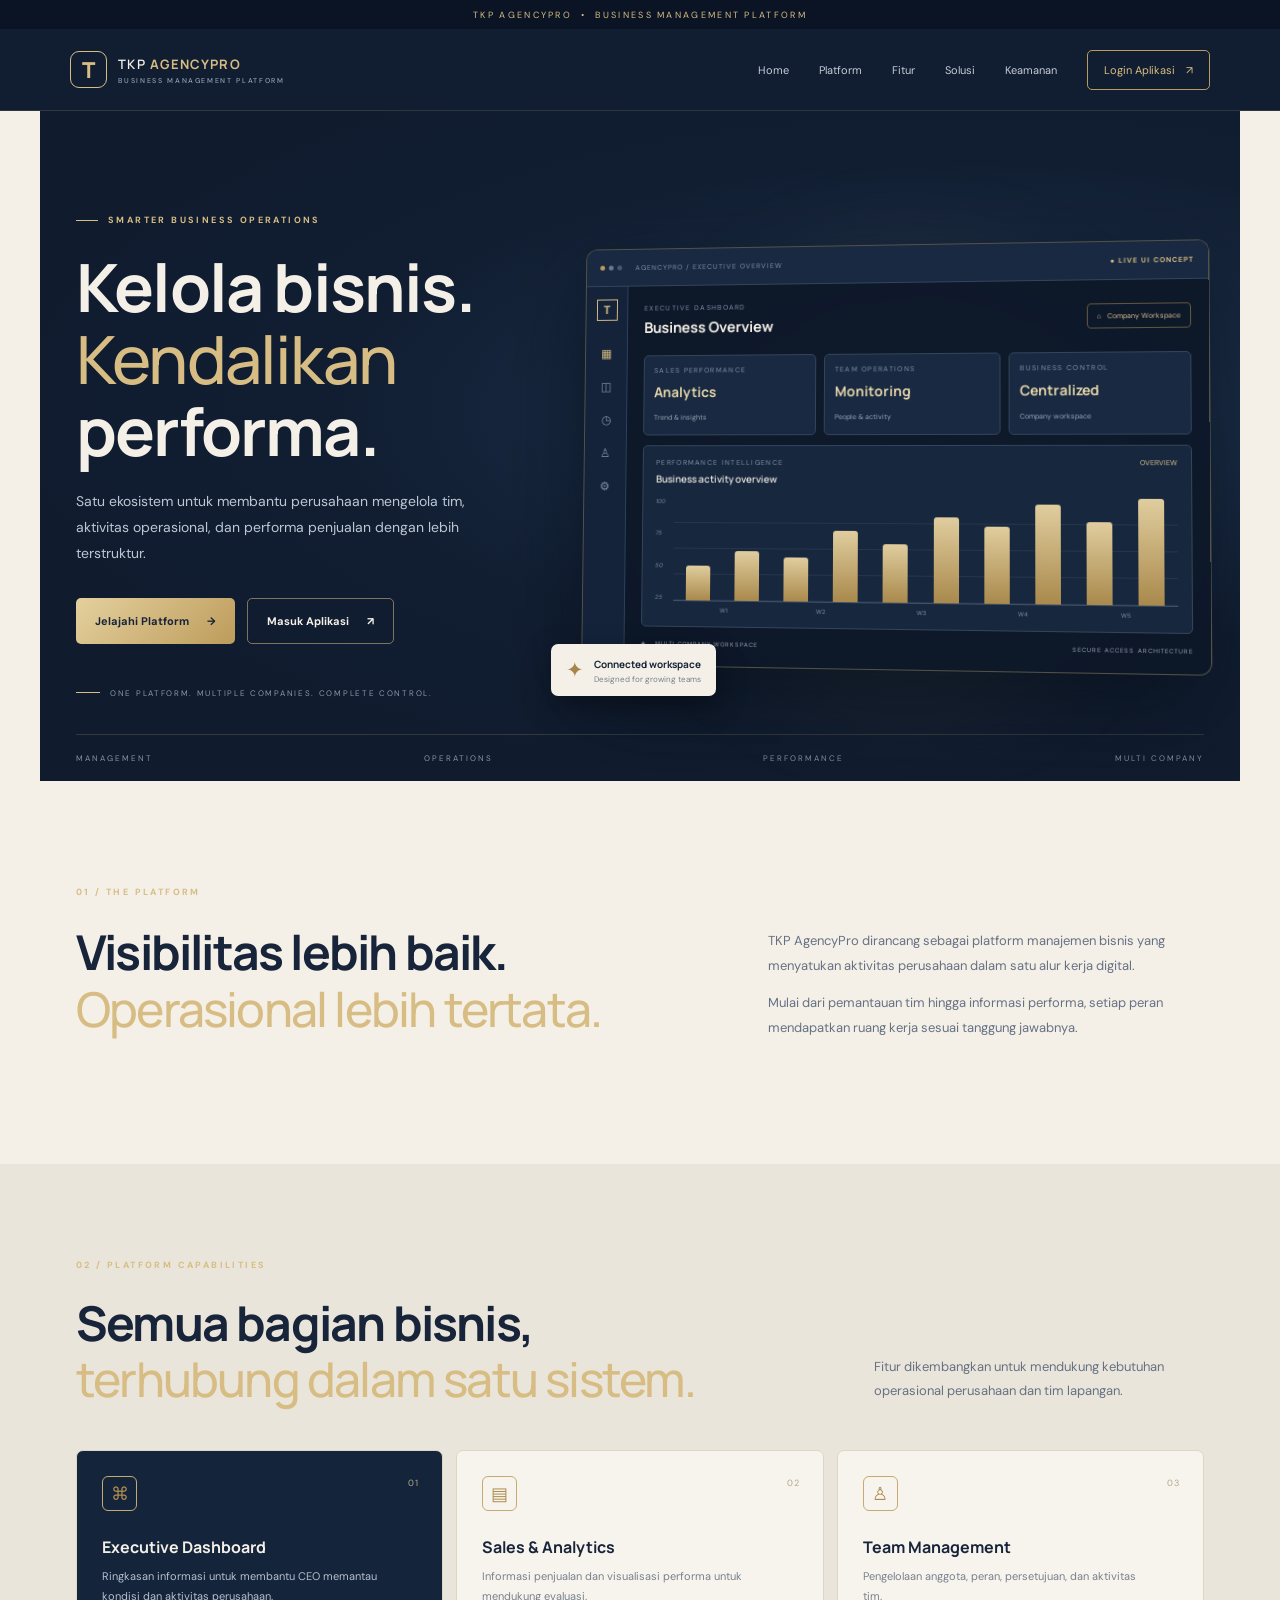
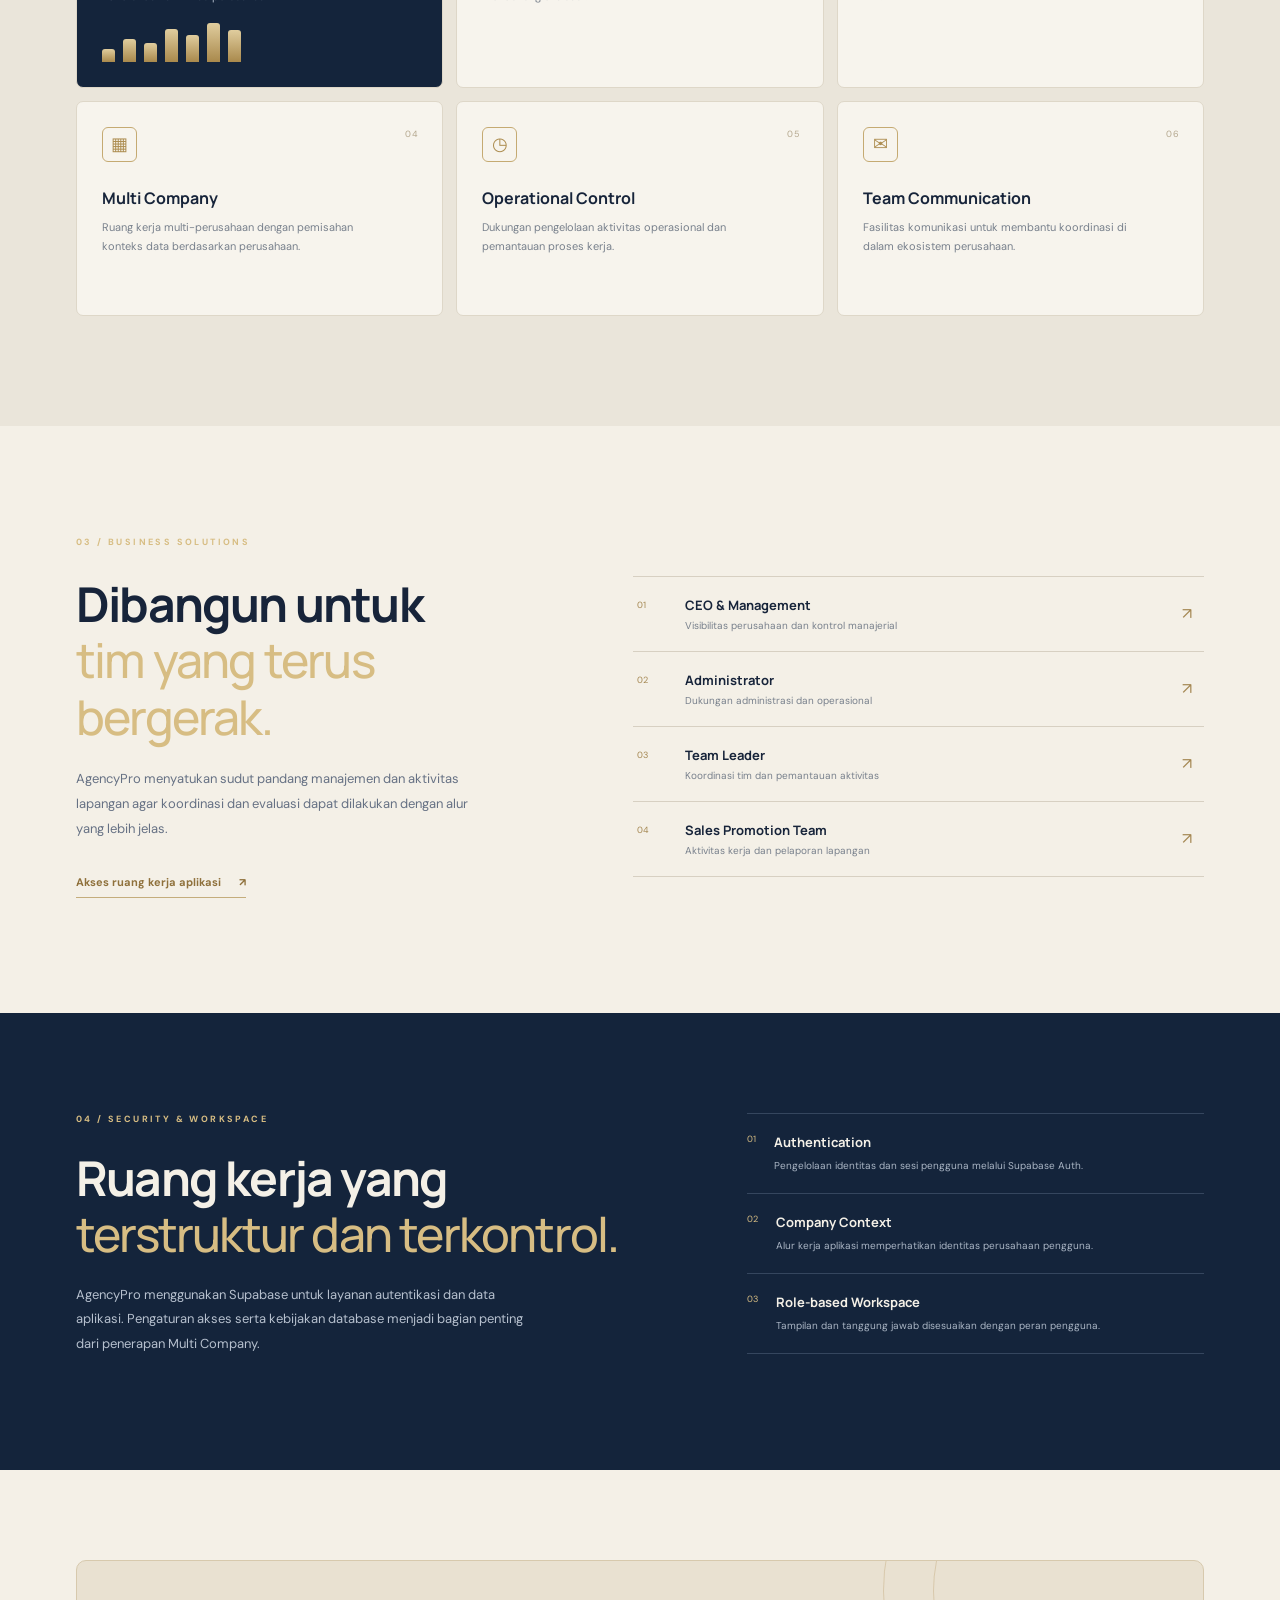
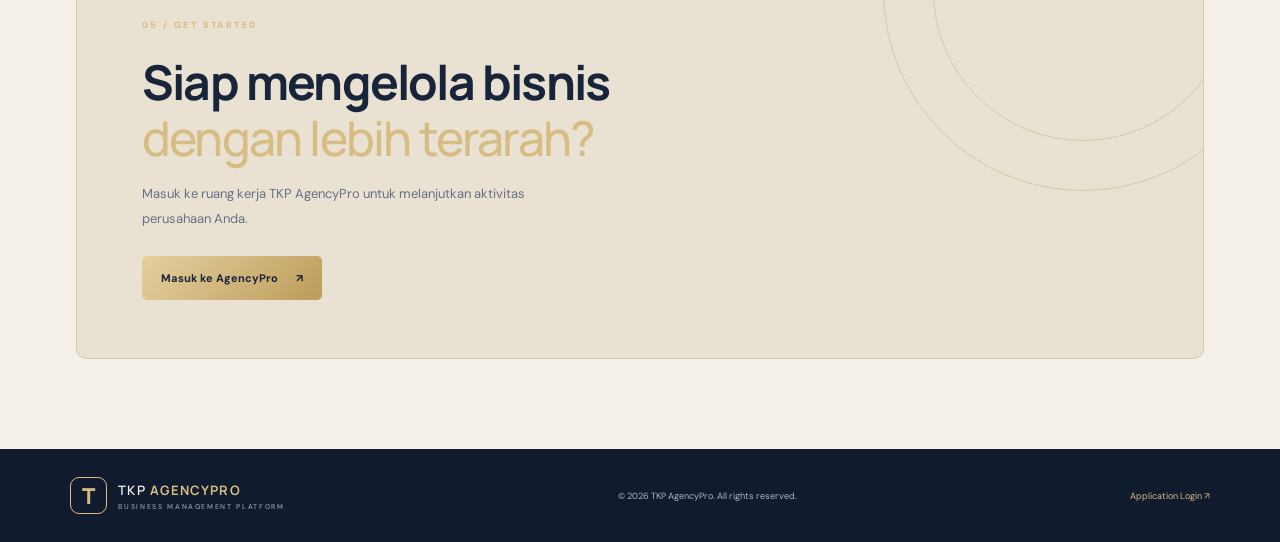
<file: index.html>
<!doctype html>
<html lang="id">
<head>
  <meta charset="utf-8">
  <meta name="viewport" content="width=device-width, initial-scale=1">
  <meta name="theme-color" content="#101b2e">
  <meta name="description" content="TKP AgencyPro — platform manajemen bisnis untuk membantu perusahaan mengelola tim, operasional, dan performa penjualan dalam satu ekosistem.">
  <title>TKP AgencyPro — Business Management Platform</title>
  <link rel="icon" href="assets/mark.svg" type="image/svg+xml">
  <link rel="preconnect" href="https://fonts.googleapis.com">
  <link rel="preconnect" href="https://fonts.gstatic.com" crossorigin>
  <link href="https://fonts.googleapis.com/css2?family=DM+Sans:wght@400;500;600;700&family=Manrope:wght@400;500;600;700;800&display=swap" rel="stylesheet">
  <link rel="stylesheet" href="styles.css">
</head>
<body>
  <div class="announcement">TKP AGENCYPRO <span>•</span> BUSINESS MANAGEMENT PLATFORM</div>
  <header class="site-header">
    <a class="brand" href="#home" aria-label="TKP AgencyPro beranda"><span class="brand-mark">T</span><span class="brand-name">TKP <b>AGENCYPRO</b><small>BUSINESS MANAGEMENT PLATFORM</small></span></a>
    <button class="menu-toggle" aria-label="Buka navigasi" aria-expanded="false">☰</button>
    <nav class="nav-links" aria-label="Navigasi utama">
      <a href="#home">Home</a><a href="#platform">Platform</a><a href="#features">Fitur</a><a href="#solutions">Solusi</a><a href="#security">Keamanan</a>
      <a class="nav-login" href="login.html">Login Aplikasi <span>↗</span></a>
    </nav>
  </header>

  <main>
    <section class="hero section-wrap" id="home">
      <div class="hero-copy">
        <div class="eyebrow"><i></i> SMARTER BUSINESS OPERATIONS</div>
        <h1>Kelola bisnis.<br><em>Kendalikan</em> performa.</h1>
        <p class="hero-lead">Satu ekosistem untuk membantu perusahaan mengelola tim, aktivitas operasional, dan performa penjualan dengan lebih terstruktur.</p>
        <div class="hero-actions"><a class="btn btn-gold" href="#platform">Jelajahi Platform <span>→</span></a><a class="btn btn-outline" href="login.html">Masuk Aplikasi <span>↗</span></a></div>
        <div class="hero-note"><span class="note-line"></span> ONE PLATFORM. MULTIPLE COMPANIES. COMPLETE CONTROL.</div>
      </div>
      <div class="hero-visual" aria-label="Ilustrasi dashboard analitik AgencyPro">
        <div class="visual-glow"></div>
        <div class="dashboard-window">
          <div class="window-top"><div class="window-dots"><i></i><i></i><i></i></div><span>AGENCYPRO / EXECUTIVE OVERVIEW</span><b>● LIVE UI CONCEPT</b></div>
          <div class="dash-body">
            <aside class="dash-side"><div class="side-logo">T</div><i class="active">▦</i><i>◫</i><i>◷</i><i>♙</i><i>⚙</i></aside>
            <div class="dash-main"><div class="dash-heading"><div><small>EXECUTIVE DASHBOARD</small><h3>Business Overview</h3></div><span class="company-chip">⌂ &nbsp; Company Workspace</span></div>
              <div class="metric-grid"><div class="metric"><small>SALES PERFORMANCE</small><b>Analytics</b><span>Trend &amp; insights</span></div><div class="metric"><small>TEAM OPERATIONS</small><b>Monitoring</b><span>People &amp; activity</span></div><div class="metric"><small>BUSINESS CONTROL</small><b>Centralized</b><span>Company workspace</span></div></div>
              <div class="chart-card"><div class="chart-title"><div><small>PERFORMANCE INTELLIGENCE</small><b>Business activity overview</b></div><span>OVERVIEW</span></div><div class="chart"><div class="chart-y"><i>100</i><i>75</i><i>50</i><i>25</i></div><div class="chart-bars"><i style="--h:34%"></i><i style="--h:48%"></i><i style="--h:42%"></i><i style="--h:68%"></i><i style="--h:56%"></i><i style="--h:82%"></i><i style="--h:73%"></i><i style="--h:94%"></i><i style="--h:78%"></i><i style="--h:100%"></i></div></div><div class="chart-x"><span>W1</span><span>W2</span><span>W3</span><span>W4</span><span>W5</span></div></div>
              <div class="dash-bottom"><span>◈ &nbsp; MULTI COMPANY WORKSPACE</span><span>SECURE ACCESS ARCHITECTURE</span></div>
            </div>
          </div>
        </div>
        <div class="floating-tag"><span>✦</span><div><b>Connected workspace</b><small>Designed for growing teams</small></div></div>
      </div>
      <div class="hero-bottom"><span>MANAGEMENT</span><span>OPERATIONS</span><span>PERFORMANCE</span><span>MULTI COMPANY</span></div>
    </section>

    <section class="intro section-wrap" id="platform"><div class="section-kicker">01 / THE PLATFORM</div><div class="intro-grid"><h2>Visibilitas lebih baik.<br><em>Operasional lebih tertata.</em></h2><div><p>TKP AgencyPro dirancang sebagai platform manajemen bisnis yang menyatukan aktivitas perusahaan dalam satu alur kerja digital.</p><p>Mulai dari pemantauan tim hingga informasi performa, setiap peran mendapatkan ruang kerja sesuai tanggung jawabnya.</p></div></div></section>

    <section class="features-section" id="features"><div class="section-wrap"><div class="section-kicker">02 / PLATFORM CAPABILITIES</div><div class="section-heading"><h2>Semua bagian bisnis,<br><em>terhubung dalam satu sistem.</em></h2><p>Fitur dikembangkan untuk mendukung kebutuhan operasional perusahaan dan tim lapangan.</p></div>
      <div class="feature-grid">
        <article class="feature-card feature-large"><div class="feature-icon">⌘</div><span class="feature-index">01</span><h3>Executive Dashboard</h3><p>Ringkasan informasi untuk membantu CEO memantau kondisi dan aktivitas perusahaan.</p><div class="mini-bars"><i style="--h:30%"></i><i style="--h:54%"></i><i style="--h:44%"></i><i style="--h:78%"></i><i style="--h:64%"></i><i style="--h:92%"></i><i style="--h:75%"></i></div></article>
        <article class="feature-card"><div class="feature-icon">▤</div><span class="feature-index">02</span><h3>Sales &amp; Analytics</h3><p>Informasi penjualan dan visualisasi performa untuk mendukung evaluasi.</p></article>
        <article class="feature-card"><div class="feature-icon">♙</div><span class="feature-index">03</span><h3>Team Management</h3><p>Pengelolaan anggota, peran, persetujuan, dan aktivitas tim.</p></article>
        <article class="feature-card"><div class="feature-icon">▦</div><span class="feature-index">04</span><h3>Multi Company</h3><p>Ruang kerja multi-perusahaan dengan pemisahan konteks data berdasarkan perusahaan.</p></article>
        <article class="feature-card"><div class="feature-icon">◷</div><span class="feature-index">05</span><h3>Operational Control</h3><p>Dukungan pengelolaan aktivitas operasional dan pemantauan proses kerja.</p></article>
        <article class="feature-card"><div class="feature-icon">✉</div><span class="feature-index">06</span><h3>Team Communication</h3><p>Fasilitas komunikasi untuk membantu koordinasi di dalam ekosistem perusahaan.</p></article>
      </div>
    </div></section>

    <section class="solutions section-wrap" id="solutions"><div class="section-kicker">03 / BUSINESS SOLUTIONS</div><div class="solution-grid"><div><h2>Dibangun untuk<br><em>tim yang terus bergerak.</em></h2><p>AgencyPro menyatukan sudut pandang manajemen dan aktivitas lapangan agar koordinasi dan evaluasi dapat dilakukan dengan alur yang lebih jelas.</p><a class="text-link" href="login.html">Akses ruang kerja aplikasi <span>↗</span></a></div><div class="role-list"><div><span>01</span><b>CEO &amp; Management</b><small>Visibilitas perusahaan dan kontrol manajerial</small><i>↗</i></div><div><span>02</span><b>Administrator</b><small>Dukungan administrasi dan operasional</small><i>↗</i></div><div><span>03</span><b>Team Leader</b><small>Koordinasi tim dan pemantauan aktivitas</small><i>↗</i></div><div><span>04</span><b>Sales Promotion Team</b><small>Aktivitas kerja dan pelaporan lapangan</small><i>↗</i></div></div></div></section>

    <section class="security-section" id="security"><div class="section-wrap security-grid"><div><div class="section-kicker">04 / SECURITY &amp; WORKSPACE</div><h2>Ruang kerja yang<br><em>terstruktur dan terkontrol.</em></h2><p>AgencyPro menggunakan Supabase untuk layanan autentikasi dan data aplikasi. Pengaturan akses serta kebijakan database menjadi bagian penting dari penerapan Multi Company.</p></div><div class="security-points"><div><span>01</span><div><b>Authentication</b><small>Pengelolaan identitas dan sesi pengguna melalui Supabase Auth.</small></div></div><div><span>02</span><div><b>Company Context</b><small>Alur kerja aplikasi memperhatikan identitas perusahaan pengguna.</small></div></div><div><span>03</span><div><b>Role-based Workspace</b><small>Tampilan dan tanggung jawab disesuaikan dengan peran pengguna.</small></div></div></div></div></section>

    <section class="cta-section section-wrap"><div class="cta-panel"><div class="section-kicker">05 / GET STARTED</div><h2>Siap mengelola bisnis<br><em>dengan lebih terarah?</em></h2><p>Masuk ke ruang kerja TKP AgencyPro untuk melanjutkan aktivitas perusahaan Anda.</p><a class="btn btn-gold" href="login.html">Masuk ke AgencyPro <span>↗</span></a><div class="cta-orbit orbit-one"></div><div class="cta-orbit orbit-two"></div></div></section>
  </main>

  <footer class="site-footer"><a class="brand" href="#home"><span class="brand-mark">T</span><span class="brand-name">TKP <b>AGENCYPRO</b><small>BUSINESS MANAGEMENT PLATFORM</small></span></a><span>© <span id="year"></span> TKP AgencyPro. All rights reserved.</span><a href="login.html">Application Login ↗</a></footer>
  <script src="script.js"></script>
</body>
</html>
</file>
<file: styles.css>
:root{--navy:#101b2e;--navy2:#162640;--navy3:#20334f;--gold:#d7bd83;--gold2:#b99b60;--ivory:#f4f0e7;--muted:#aeb8c7;--ink:#17243a;--line:rgba(215,189,131,.2)}
*{box-sizing:border-box}html{scroll-behavior:smooth;scroll-padding-top:90px}body{margin:0;background:var(--ivory);color:var(--ink);font-family:'DM Sans',sans-serif}a{color:inherit;text-decoration:none}.announcement{height:29px;background:#0a1424;color:#d7bd83;text-align:center;font-size:9px;letter-spacing:2.3px;display:flex;align-items:center;justify-content:center;gap:9px}.site-header{height:82px;padding:0 max(5.5vw,24px);display:flex;align-items:center;justify-content:space-between;background:#111e32;color:#f4f0e7;border-bottom:1px solid rgba(215,189,131,.15);position:sticky;top:0;z-index:20}.brand{display:flex;align-items:center;gap:11px}.brand-mark{width:37px;height:37px;border:1px solid var(--gold);display:grid;place-items:center;color:var(--gold);font:800 22px Manrope;border-radius:9px}.brand-name{font:600 13px Manrope;letter-spacing:1.1px}.brand-name b{color:var(--gold)}.brand-name small{display:block;color:#93a0b2;font:500 7px 'DM Sans';letter-spacing:1.65px;margin-top:3px}.nav-links{display:flex;align-items:center;gap:30px;font-size:11px;color:#c5ccd6}.nav-links a:hover{color:var(--gold)}.nav-links .nav-login{border:1px solid var(--gold2);padding:12px 16px;color:var(--gold);border-radius:5px}.nav-login span{margin-left:8px}.menu-toggle{display:none;background:none;color:var(--gold);border:0;font-size:23px}.section-wrap{max-width:1200px;margin:auto;padding-left:36px;padding-right:36px}.hero{background:radial-gradient(ellipse at 77% 45%,#203552 0,#111e32 48%,#101b2e 76%);color:var(--ivory);min-height:670px;position:relative;padding-top:90px;padding-bottom:70px;display:grid;grid-template-columns:.85fr 1.15fr;align-items:center;gap:34px;overflow:hidden}.hero-copy{position:relative;z-index:2}.eyebrow,.section-kicker{font-size:9px;letter-spacing:2.4px;color:var(--gold);font-weight:700}.eyebrow{display:flex;align-items:center;gap:10px}.eyebrow i{width:22px;height:1px;background:var(--gold)}h1,h2,h3,p{margin-top:0}h1,h2{font-family:Manrope,sans-serif;letter-spacing:-1.8px}h1{font-size:clamp(43px,5.2vw,68px);line-height:1.08;margin:25px 0 22px;font-weight:700}h1 em,h2 em{font-style:normal;color:var(--gold);font-weight:500}.hero-lead{max-width:430px;color:#bdc7d4;line-height:1.85;font-size:14px}.hero-actions{display:flex;gap:12px;margin-top:31px;flex-wrap:wrap}.btn{padding:15px 19px;border-radius:5px;font-size:11px;font-weight:700;display:inline-flex;gap:18px;align-items:center;transition:.2s}.btn:hover{transform:translateY(-2px)}.btn-gold{background:linear-gradient(135deg,#e4d09e,#bd9c5b);color:#17243a}.btn-outline{border:1px solid rgba(215,189,131,.55);color:var(--ivory)}.hero-note{display:flex;align-items:center;gap:10px;margin-top:44px;font-size:8px;letter-spacing:1.7px;color:#8998ab}.note-line{width:24px;height:1px;background:var(--gold)}.hero-visual{position:relative;z-index:1;padding:30px 0}.visual-glow{position:absolute;width:440px;height:440px;border-radius:50%;background:rgba(215,189,131,.09);filter:blur(55px);top:10%;left:18%}.dashboard-window{position:relative;border:1px solid rgba(215,189,131,.35);border-radius:12px;background:rgba(12,23,40,.94);box-shadow:0 35px 90px #050c17a6;overflow:hidden;transform:perspective(1100px) rotateY(-5deg) rotateX(2deg)}.window-top{height:38px;display:flex;align-items:center;gap:14px;padding:0 14px;background:#192941;border-bottom:1px solid #34445b;color:#8190a5;font-size:7px;letter-spacing:1px}.window-top b{margin-left:auto;color:#d7bd83;font-size:7px}.window-dots{display:flex;gap:4px}.window-dots i{width:5px;height:5px;border-radius:50%;background:#bd9c5b}.window-dots i:nth-child(2){background:#667b94}.window-dots i:nth-child(3){background:#455970}.dash-body{display:flex;min-height:315px}.dash-side{width:44px;background:#14233a;border-right:1px solid #2d405b;display:flex;align-items:center;flex-direction:column;gap:18px;padding:13px 0;color:#8393a9;font-size:12px}.side-logo{width:22px;height:22px;display:grid;place-items:center;border:1px solid var(--gold);color:var(--gold);font-weight:800;margin-bottom:8px}.dash-side i{font-style:normal}.dash-side i.active{color:var(--gold)}.dash-main{padding:18px 17px;flex:1;min-width:0}.dash-heading{display:flex;justify-content:space-between;align-items:center}.dash-heading small,.metric small,.chart-title small{display:block;color:#8292a8;font-size:7px;letter-spacing:1.3px}.dash-heading h3{font:700 15px Manrope;color:#f2eee5;margin:5px 0 0}.company-chip{font-size:7px;color:#d8c18e;border:1px solid #63563c;padding:7px 9px;border-radius:4px}.metric-grid{display:grid;grid-template-columns:repeat(3,1fr);gap:8px;margin:18px 0 10px}.metric{border:1px solid #34445a;border-radius:5px;padding:10px;background:#182941}.metric b{display:block;font:700 14px Manrope;color:#e5d4a9;margin:8px 0 3px}.metric span{font-size:7px;color:#9ca9ba}.chart-card{border:1px solid #34445a;border-radius:5px;padding:12px 13px;background:#17273e}.chart-title{display:flex;justify-content:space-between}.chart-title b{display:block;color:#e9e7df;font:600 10px Manrope;margin-top:5px}.chart-title>span{font-size:7px;color:#d8c18e}.chart{height:105px;display:flex;margin-top:12px}.chart-y{display:flex;flex-direction:column;justify-content:space-between;color:#788ba2;font-size:6px;padding:0 9px 0 0}.chart-bars{flex:1;display:flex;align-items:end;justify-content:space-around;border-bottom:1px solid #42516a;background:repeating-linear-gradient(to bottom,transparent 0,transparent 25px,#34445a 26px)}.chart-bars i,.mini-bars i{display:block;width:5%;height:var(--h);background:linear-gradient(to top,#a9894c,#e0cd9e);border-radius:3px 3px 0 0}.chart-x{display:flex;justify-content:space-around;padding-left:22px;color:#8292a8;font-size:6px;margin-top:5px}.dash-bottom{display:flex;justify-content:space-between;color:#9aa8b9;font-size:6px;letter-spacing:1px;margin-top:13px}.floating-tag{position:absolute;bottom:3px;left:-24px;background:#f4f0e7;color:#17243a;display:flex;gap:10px;align-items:center;padding:12px 15px;border-radius:7px;box-shadow:0 10px 30px #0005}.floating-tag>span{color:#a7864c;font-size:21px}.floating-tag b,.floating-tag small{display:block}.floating-tag b{font:700 10px Manrope}.floating-tag small{font-size:8px;color:#78808b;margin-top:3px}.hero-bottom{position:absolute;bottom:0;left:36px;right:36px;border-top:1px solid rgba(215,189,131,.18);padding:18px 0;display:flex;justify-content:space-between;color:#8795a8;font-size:8px;letter-spacing:2px}.intro{padding-top:105px;padding-bottom:110px}.intro-grid{display:grid;grid-template-columns:1fr .7fr;gap:70px;margin-top:26px}.intro h2,.section-heading h2,.solution-grid h2,.security-grid h2,.cta-panel h2{font-size:clamp(32px,4vw,48px);line-height:1.18;margin:0}.intro-grid p,.section-heading p,.solution-grid p,.security-grid p,.cta-panel p{font-size:13px;line-height:1.9;color:#667184}.intro-grid p:first-child{margin-top:5px}.features-section{background:#eae5da;padding:95px 0 110px}.section-heading{display:flex;justify-content:space-between;align-items:end;gap:40px;margin:24px 0 42px}.section-heading p{max-width:330px;margin-bottom:4px}.feature-grid{display:grid;grid-template-columns:repeat(3,1fr);gap:13px}.feature-card{position:relative;background:#f7f4ed;border:1px solid #ded7c8;min-height:215px;padding:25px;border-radius:7px;overflow:hidden}.feature-card:hover{border-color:#b99b60;transform:translateY(-3px);transition:.2s}.feature-large{background:#14243b;color:#f4f0e7}.feature-icon{width:35px;height:35px;border:1px solid #c5aa72;border-radius:6px;display:grid;place-items:center;color:#ad8d50;font-size:18px}.feature-index{position:absolute;right:23px;top:26px;color:#b4a78e;font-size:9px;letter-spacing:1px}.feature-card h3{font:700 16px Manrope;margin:25px 0 9px}.feature-card p{font-size:11px;line-height:1.8;color:#78808c;max-width:290px}.feature-large p{color:#b6c0ce}.mini-bars{height:42px;display:flex;align-items:end;gap:8px;margin-top:13px}.mini-bars i{width:13px}.solutions{padding-top:110px;padding-bottom:115px}.solution-grid{display:grid;grid-template-columns:.9fr 1.1fr;gap:90px;margin-top:28px}.solution-grid h2{margin-bottom:22px}.solution-grid p{max-width:410px}.text-link{display:inline-block;color:#8f713c;font-size:11px;font-weight:700;border-bottom:1px solid #c4ad7c;padding-bottom:8px;margin-top:20px}.text-link span{margin-left:15px}.role-list{border-top:1px solid #d7d0c2}.role-list>div{display:grid;grid-template-columns:36px 1fr 18px;align-items:center;gap:12px;padding:19px 4px;border-bottom:1px solid #d7d0c2}.role-list>div>span{font-size:9px;color:#a48752}.role-list b{font:700 13px Manrope}.role-list small{grid-column:2;color:#78808c;font-size:10px;margin-top:-7px}.role-list i{grid-column:3;grid-row:1/3;color:#a48752;font-style:normal}.security-section{background:#14243b;color:#f4f0e7;padding:100px 0}.security-grid{display:grid;grid-template-columns:1fr .8fr;gap:100px}.security-grid h2{margin:25px 0 20px}.security-grid p{color:#b6c0ce;max-width:460px}.security-points>div{display:flex;gap:18px;padding:19px 0;border-bottom:1px solid #35465e}.security-points>div:first-child{border-top:1px solid #35465e}.security-points>div>span{color:var(--gold);font-size:9px}.security-points b,.security-points small{display:block}.security-points b{font:700 13px Manrope}.security-points small{font-size:10px;color:#aab5c4;line-height:1.7;margin-top:6px}.cta-section{padding-top:90px;padding-bottom:90px}.cta-panel{position:relative;overflow:hidden;background:#e9e1d1;border:1px solid #d7c9ad;border-radius:10px;padding:58px 65px}.cta-panel h2{position:relative;z-index:1;margin:23px 0 15px}.cta-panel p{position:relative;z-index:1;max-width:430px}.cta-panel .btn{position:relative;z-index:1;margin-top:12px}.cta-orbit{position:absolute;border:1px solid rgba(174,143,83,.3);border-radius:50%;width:400px;height:400px;right:-80px;top:-170px}.orbit-two{width:300px;height:300px;right:-30px;top:-120px}.site-footer{background:#101b2e;color:#aeb8c7;display:flex;align-items:center;justify-content:space-between;padding:28px max(5.5vw,24px);font-size:9px}.site-footer .brand-name{color:#f4f0e7}.site-footer>a:last-child{color:var(--gold)}
@media(max-width:900px){.nav-links{gap:16px}.hero{grid-template-columns:1fr;padding-top:75px}.hero-copy{max-width:650px}.hero-visual{max-width:680px;width:100%;margin:0 auto}.hero{padding-bottom:80px}.hero-bottom{gap:12px}.solution-grid,.security-grid{gap:45px}}
@media(max-width:650px){.site-header{height:70px}.menu-toggle{display:block}.nav-links{display:none;position:absolute;top:70px;left:0;right:0;background:#111e32;padding:18px 24px 24px;flex-direction:column;align-items:stretch;gap:0;border-top:1px solid #30415a}.nav-links.open{display:flex}.nav-links a{padding:13px 0;border-bottom:1px solid #293a52}.nav-links .nav-login{margin-top:12px;padding:13px;border:1px solid var(--gold2);text-align:center}.section-wrap{padding-left:23px;padding-right:23px}.hero{padding-top:62px;gap:14px;min-height:auto}.hero h1{font-size:46px}.hero-lead{font-size:13px}.hero-visual{padding:24px 0 35px}.dashboard-window{transform:none}.dash-body{min-height:260px}.dash-main{padding:13px 10px}.metric{padding:8px 6px}.metric b{font-size:11px}.metric span{font-size:6px}.company-chip{display:none}.chart{height:83px}.floating-tag{left:0;bottom:0}.hero-bottom{left:23px;right:23px;flex-wrap:wrap;justify-content:center;gap:12px 23px;font-size:7px}.intro,.solutions{padding-top:75px;padding-bottom:78px}.intro-grid,.solution-grid,.security-grid{grid-template-columns:1fr;gap:25px}.intro-grid{margin-top:20px}.section-heading{display:block;margin-bottom:28px}.section-heading p{margin-top:15px}.features-section,.security-section{padding:75px 0}.feature-grid{grid-template-columns:1fr 1fr;gap:9px}.feature-card{padding:17px;min-height:205px}.feature-card h3{font-size:13px;margin-top:20px}.feature-card p{font-size:10px}.feature-index{right:14px;top:20px}.security-grid h2{font-size:36px}.cta-section{padding-top:60px;padding-bottom:60px}.cta-panel{padding:37px 25px}.cta-panel h2{font-size:35px}.site-footer{padding:24px;flex-wrap:wrap;gap:18px}.site-footer>span{order:3;width:100%}}
@media(max-width:380px){.feature-grid{grid-template-columns:1fr}.hero h1{font-size:40px}.hero-actions .btn{padding:13px 14px}.window-top{font-size:6px}.dash-bottom{font-size:5px}}
</file>
